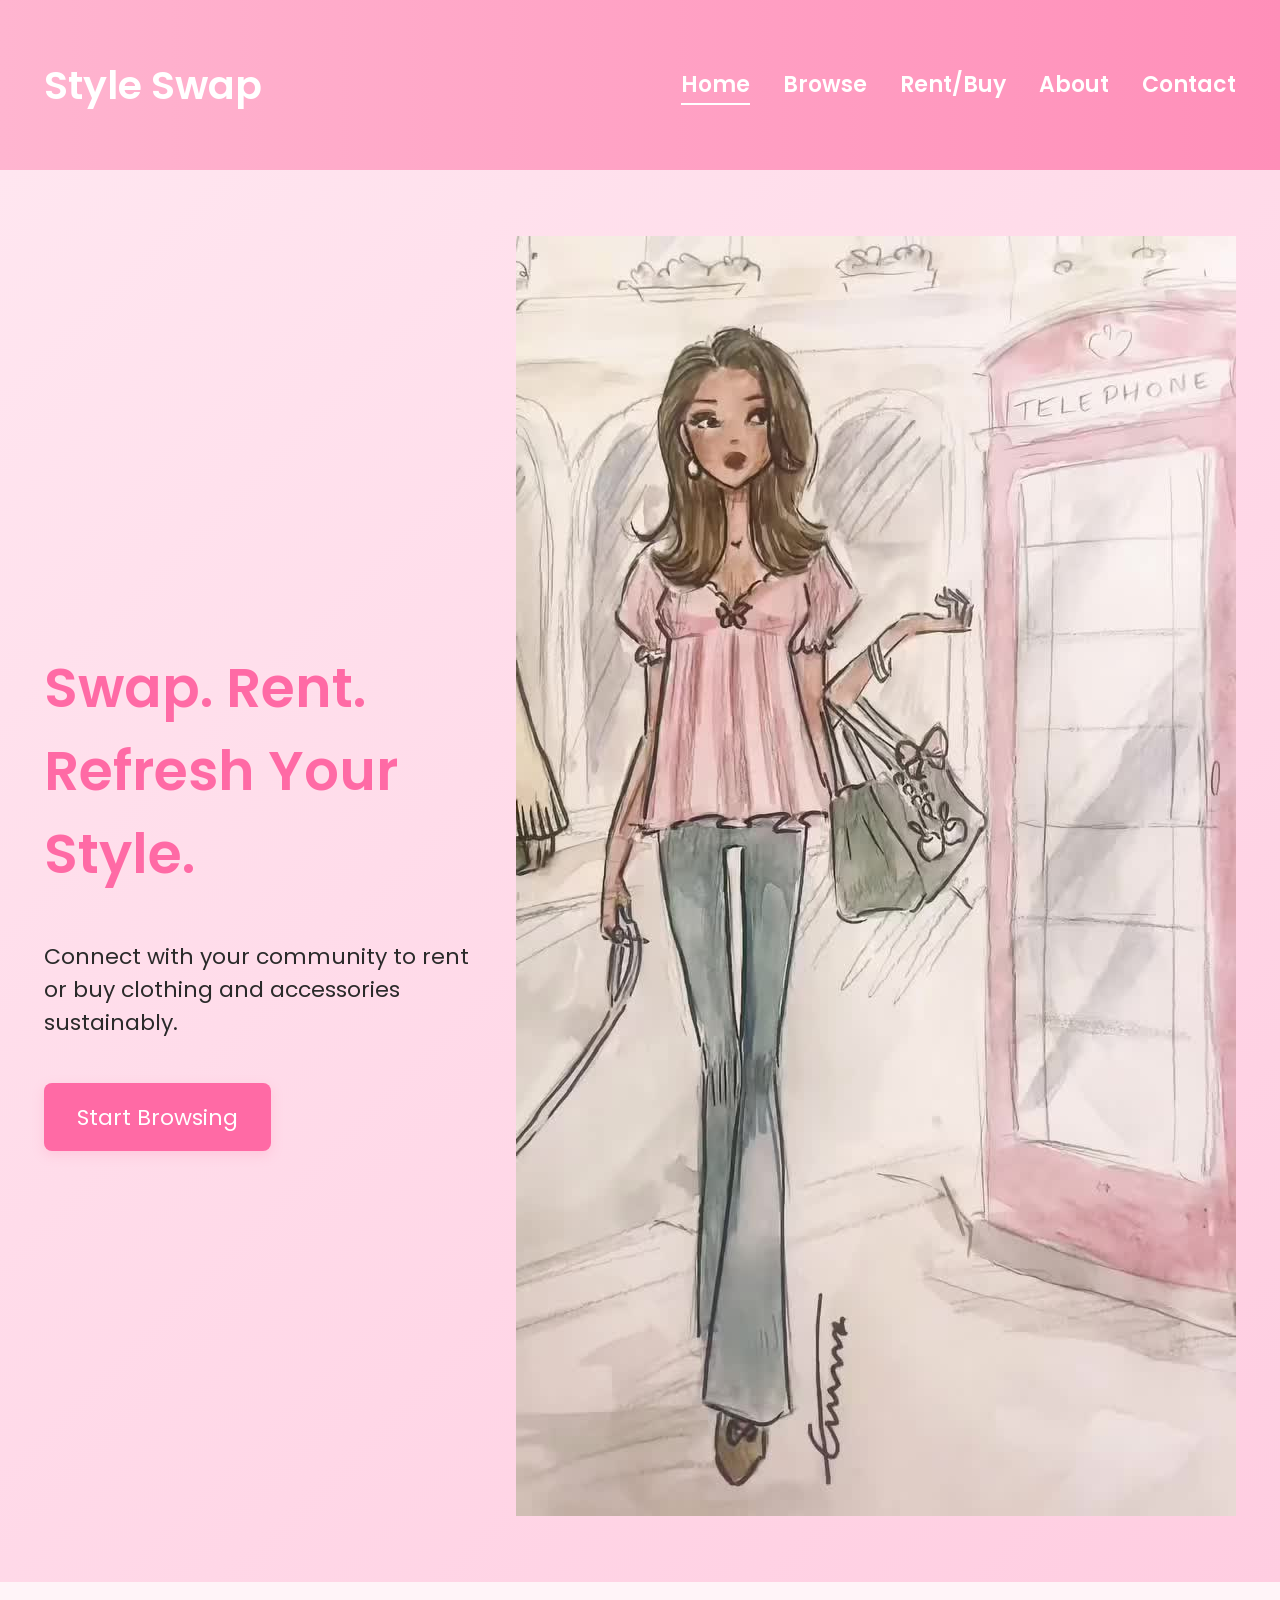
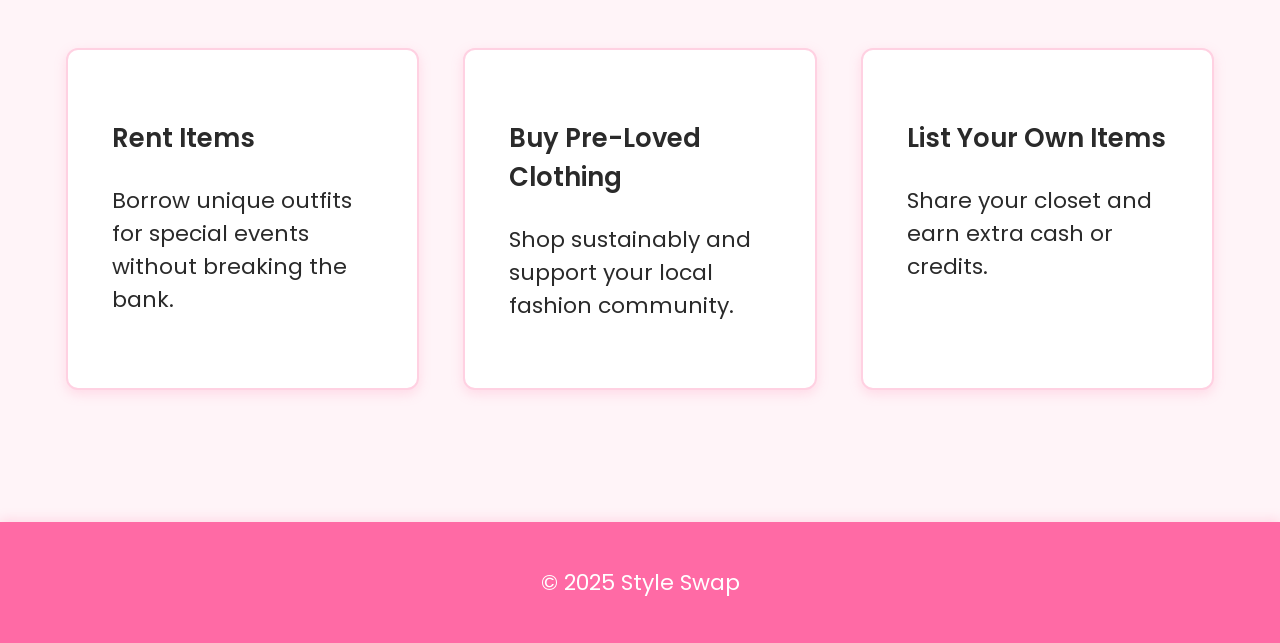
<file: index.html>
<!DOCTYPE html>
<html lang="en">
<head>
  <meta charset="UTF-8" />
  <meta name="viewport" content="width=device-width, initial-scale=1.0" />
  <title>Style Swap | Home</title>

  <link rel="stylesheet" href="styles.css" />
</head>

<body>
  <header>
    <nav class="navbar">
      <h1 class="logo">Style Swap</h1>
      <ul class="nav-links">
        <li><a href="index.html" class="active">Home</a></li>
        <li><a href="browse.html">Browse</a></li>
        <li><a href="rentbuy.html">Rent/Buy</a></li>
        <li><a href="about.html">About</a></li>
        <li><a href="contact.html">Contact</a></li>
      </ul>
    </nav>
  </header>

  <section class="hero">
    <div class="hero-content">
      <h2>Swap. Rent. Refresh Your Style.</h2>
      <p>Connect with your community to rent or buy clothing and accessories sustainably.</p>
      <a class="hero-btn" href="browse.html">Start Browsing</a>
    </div>
    <img src="images/telephone.jpg" class="small-img" alt="Fashion clothes" class="hero-img">
  </section>

  <section class="features-grid">
    <div class="feature">
      <h3>Rent Items</h3>
      <p>Borrow unique outfits for special events without breaking the bank.</p>
    </div>
    <div class="feature">
      <h3>Buy Pre-Loved Clothing</h3>
      <p>Shop sustainably and support your local fashion community.</p>
    </div>
    <div class="feature">
      <h3>List Your Own Items</h3>
      <p>Share your closet and earn extra cash or credits.</p>
    </div>
  </section>

  <footer>
    <p>© 2025 Style Swap</p>
  </footer>
</body>
</html>
</file>
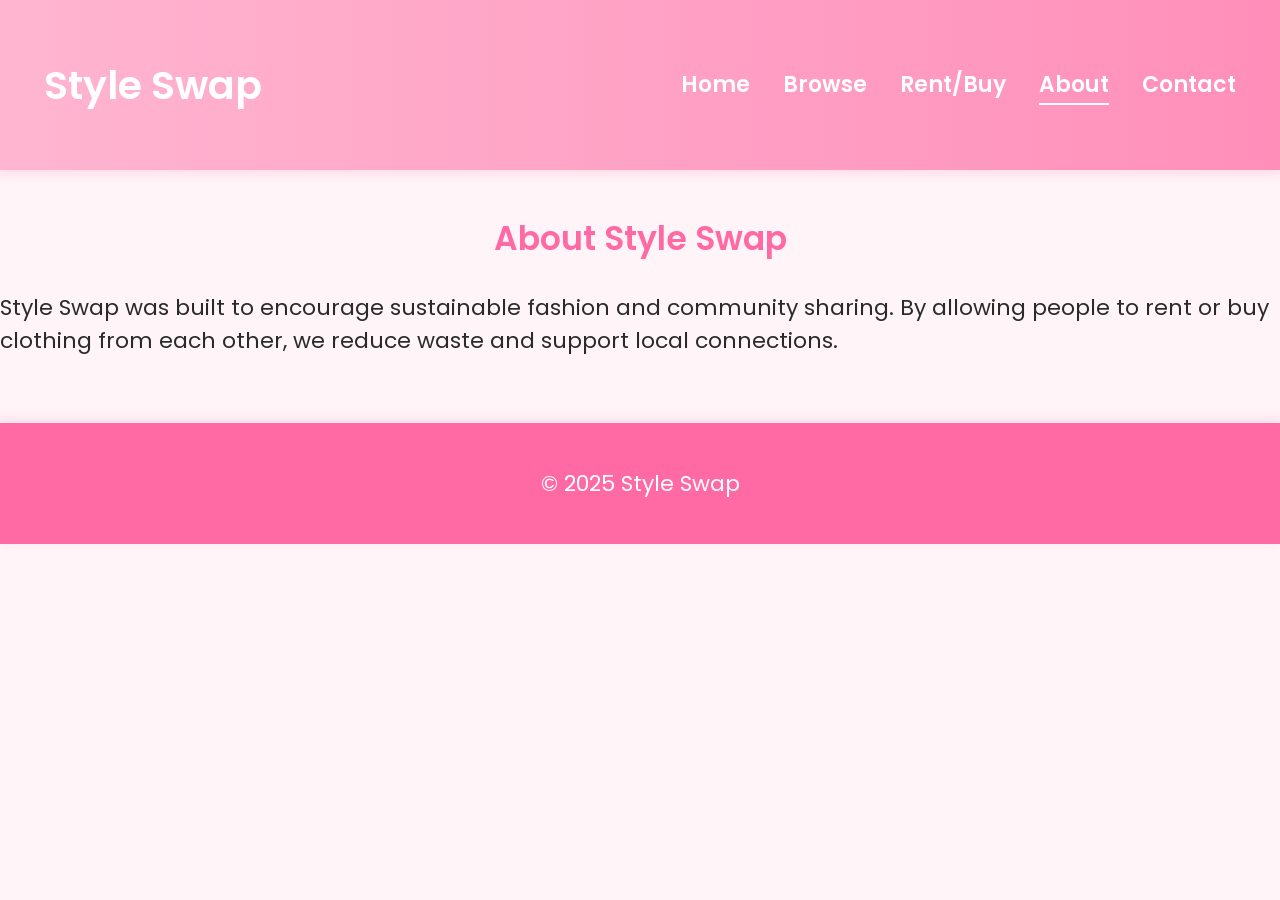
<file: about.html>
<!DOCTYPE html>
<html lang="en">
<head>
  <meta charset="UTF-8" />
  <meta name="viewport" content="width=device-width, initial-scale=1.0" />
  <title>Style Swap | About</title>
  <link rel="stylesheet" href="styles.css" />
</head>

<body>
<header>
  <nav class="navbar">
    <h1 class="logo">Style Swap</h1>
    <ul class="nav-links">
      <li><a href="index.html">Home</a></li>
      <li><a href="browse.html">Browse</a></li>
      <li><a href="rentbuy.html">Rent/Buy</a></li>
      <li><a href="about.html" class="active">About</a></li>
      <li><a href="contact.html">Contact</a></li>
    </ul>
  </nav>
</header>

<h2 class="page-title">About Style Swap</h2>

<section class="about-content">
  <p>Style Swap was built to encourage sustainable fashion and community sharing. By allowing people to rent or buy clothing from each other, we reduce waste and support local connections.</p>
</section>

<footer>
  <p>© 2025 Style Swap</p>
</footer>
</body>
</html>
</file>
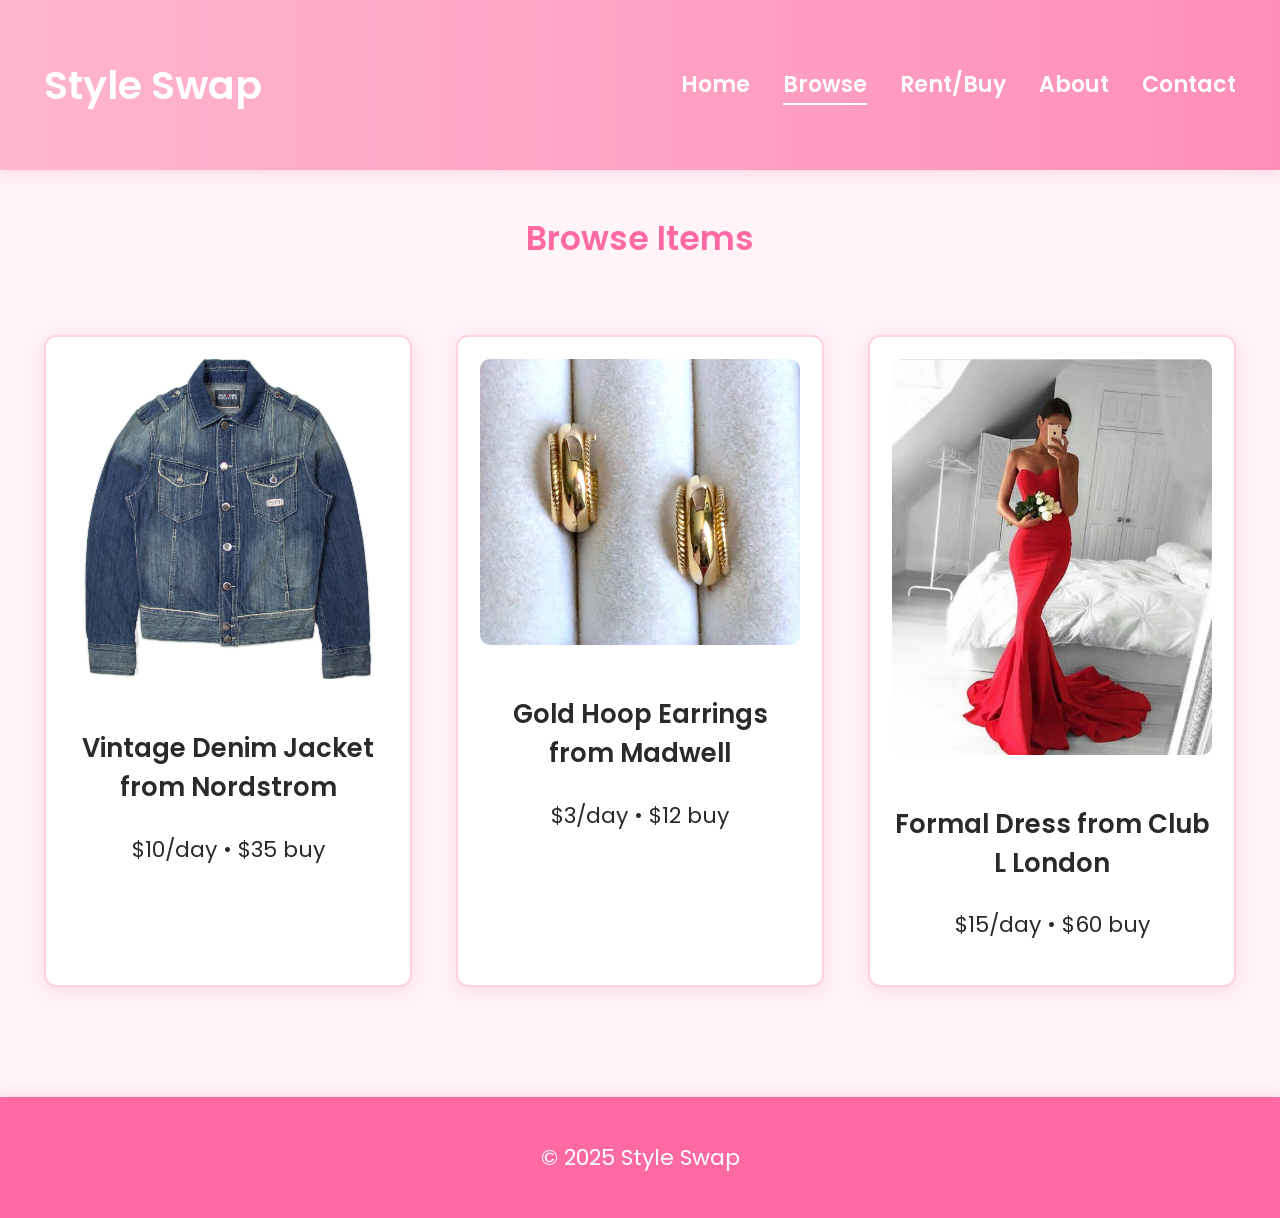
<file: browse.html>
<!DOCTYPE html>
<html lang="en">
<head>
  <meta charset="UTF-8" />
  <meta name="viewport" content="width=device-width, initial-scale=1.0" />
  <title>Style Swap | Browse</title>
  <link rel="stylesheet" href="styles.css" />
</head>

<body>
<header>
  <nav class="navbar">
    <h1 class="logo">Style Swap</h1>
    <ul class="nav-links">
      <li><a href="index.html">Home</a></li>
      <li><a href="browse.html" class="active">Browse</a></li>
      <li><a href="rentbuy.html">Rent/Buy</a></li>
      <li><a href="about.html">About</a></li>
      <li><a href="contact.html">Contact</a></li>
    </ul>
  </nav>
</header>

<h2 class="page-title">Browse Items</h2>

<section class="item-grid">
  <div class="item-card">
    <img src="images/dj.png" alt="Denim Jacket">
    <h3>Vintage Denim Jacket from Nordstrom</h3>
    <p>$10/day • $35 buy</p>
  </div>

  <div class="item-card">
    <img src="images/ge.jpg" alt="Earrings">
    <h3>Gold Hoop Earrings from Madwell</h3>
    <p>$3/day • $12 buy</p>
  </div>

  <div class="item-card">
    <img src="images/gown.jpg" alt="Dress">
    <h3>Formal Dress from Club L London</h3>
    <p>$15/day • $60 buy</p>
  </div>
</section>

<footer>
  <p>© 2025 Style Swap</p>
</footer>

</body>
</html>
</file>
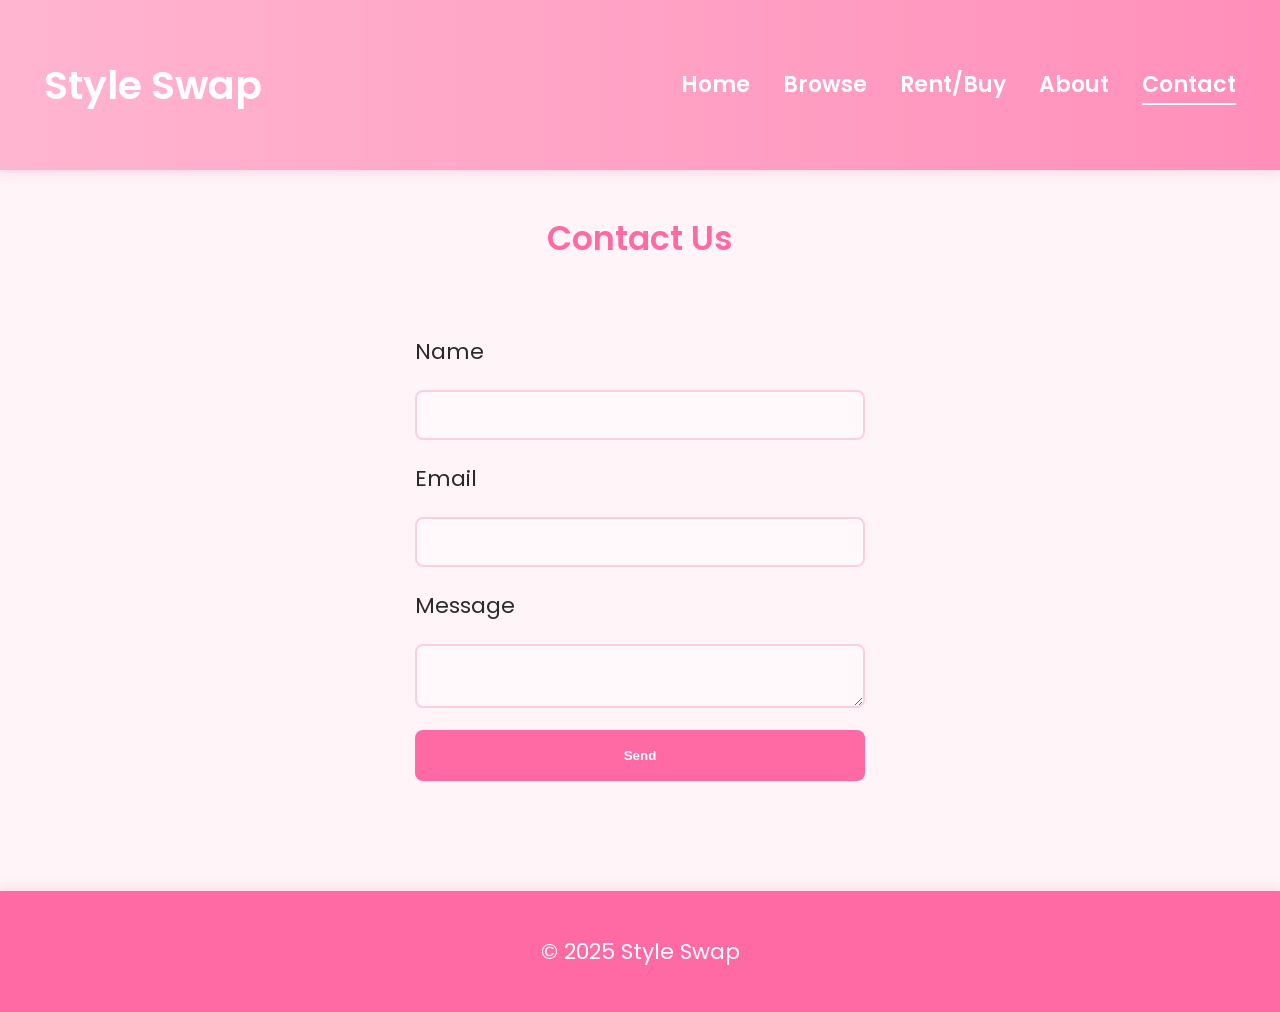
<file: contact.html>
<!DOCTYPE html>
<html lang="en">
<head>
  <meta charset="UTF-8" />
  <meta name="viewport" content="width=device-width, initial-scale=1.0" />
  <title>Style Swap | Contact</title>
  <link rel="stylesheet" href="styles.css" />
</head>

<body>
<header>
  <nav class="navbar">
    <h1 class="logo">Style Swap</h1>
    <ul class="nav-links">
      <li><a href="index.html">Home</a></li>
      <li><a href="browse.html">Browse</a></li>
      <li><a href="rentbuy.html">Rent/Buy</a></li>
      <li><a href="about.html">About</a></li>
      <li><a href="contact.html" class="active">Contact</a></li>
    </ul>
  </nav>
</header>

<h2 class="page-title">Contact Us</h2>

<section class="contact-form">
  <form>
    <label>Name</label>
    <input type="text" required>

    <label>Email</label>
    <input type="email" required>

    <label>Message</label>
    <textarea required></textarea>

    <button type="submit">Send</button>
  </form>
</section>

<footer>
  <p>© 2025 Style Swap</p>
</footer>
</body>
</html>
</file>
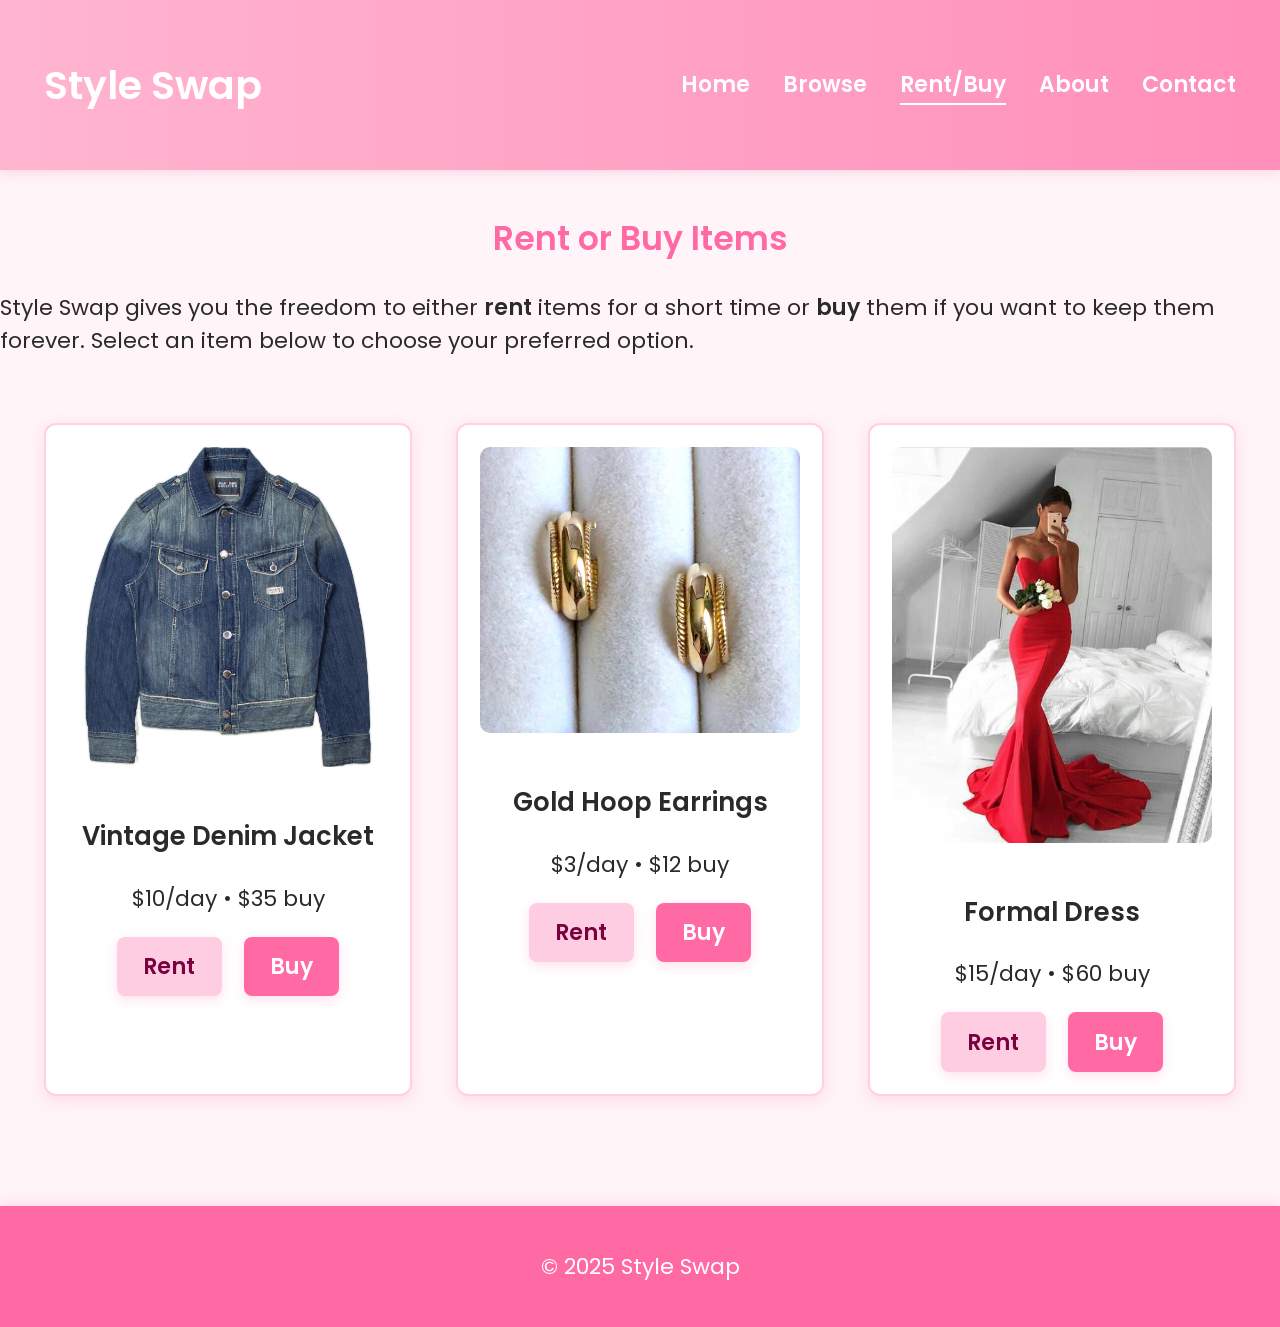
<file: rentbuy.html>
<!DOCTYPE html>
<html lang="en">
<head>
  <meta charset="UTF-8" />
  <meta name="viewport" content="width=device-width, initial-scale=1.0" />
  <title>Style Swap | Rent or Buy</title>
  <link rel="stylesheet" href="styles.css" />
</head>

<body>
<header>
  <nav class="navbar">
    <h1 class="logo">Style Swap</h1>
    <ul class="nav-links">
      <li><a href="index.html">Home</a></li>
      <li><a href="browse.html">Browse</a></li>
      <li><a href="rentbuy.html" class="active">Rent/Buy</a></li>
      <li><a href="about.html">About</a></li>
      <li><a href="contact.html">Contact</a></li>
    </ul>
  </nav>
</header>

<h2 class="page-title">Rent or Buy Items</h2>

<section class="rentbuy-info">
  <p>
    Style Swap gives you the freedom to either <strong>rent</strong> items for a short time 
    or <strong>buy</strong> them if you want to keep them forever.  
    Select an item below to choose your preferred option.
  </p>
</section>

<section class="item-grid">
  <div class="item-card">
    <img src="images/dj.png" alt="Denim Jacket">
    <h3>Vintage Denim Jacket</h3>
    <p>$10/day • $35 buy</p>
    <div class="rentbuy-buttons">
      <a class="rent-btn" href="#">Rent</a>
      <a class="buy-btn" href="#">Buy</a>
    </div>
  </div>

  <div class="item-card">
    <img src="images/ge.jpg" alt="Gold Earrings">
    <h3>Gold Hoop Earrings</h3>
    <p>$3/day • $12 buy</p>
    <div class="rentbuy-buttons">
      <a class="rent-btn" href="#">Rent</a>
      <a class="buy-btn" href="#">Buy</a>
    </div>
  </div>

  <div class="item-card">
    <img src="images/gown.jpg" alt="Formal Dress">
    <h3>Formal Dress</h3>
    <p>$15/day • $60 buy</p>
    <div class="rentbuy-buttons">
      <a class="rent-btn" href="#">Rent</a>
      <a class="buy-btn" href="#">Buy</a>
    </div>
  </div>
</section>

<footer>
  <p>© 2025 Style Swap</p>
</footer>
</body>
</html>
</file>
<file: styles.css>
/* ------------------------------------------------------------ */
/*  GOOGLE FONT                                         */
/* ------------------------------------------------------------ */
/* poppins-regular - latin */
@font-face {
  font-display: swap; /* Check https://developer.mozilla.org/en-US/docs/Web/CSS/@font-face/font-display for other options. */
  font-family: 'Poppins';
  font-style: normal;
  font-weight: 400;
  src: url('/fonts/poppins-v24-latin-regular.woff2') format('woff2'); /* Chrome 36+, Opera 23+, Firefox 39+, Safari 12+, iOS 10+ */
}
/* poppins-600 - latin */
@font-face {
  font-display: swap; /* Check https://developer.mozilla.org/en-US/docs/Web/CSS/@font-face/font-display for other options. */
  font-family: 'Poppins';
  font-style: normal;
  font-weight: 600;
  src: url('/fonts/poppins-v24-latin-600.woff2') format('woff2'); /* Chrome 36+, Opera 23+, Firefox 39+, Safari 12+, iOS 10+ */
}
body {
  font-family: "Poppins", sans-serif;
}
body {
  font-family: "Poppins", sans-serif;
  margin: 0;
  background: #fff4f8;
  color: #2a2a2a;
}

h3 {
  font: Georgia
}

/* ------------------------------------------------------------ */
/*  FLUID TYPE SCALE                                             */
/* ------------------------------------------------------------ */
html {
  font-size: clamp(16px, 1vw + 1rem, 22px);
}

/* ------------------------------------------------------------ */
/*  AESTHETIC COLOR PALETTE ❤️                                   */
/* ------------------------------------------------------------ */
/*
Soft Pink Palette:
#ffe6f0  (very soft pink)
#ffcde1  (baby pink)
#ffb5d0  (light rose)
#ff8fb9  (medium pink)
#ff6aa5  (brand pink)
#ff3d8f  (hot pink accent)
*/

:root {
  --soft-pink: #ffe6f0;
  --pink-light: #ffcde1;
  --pink-med: #ff8fb9;
  --pink-brand: #ff6aa5;
  --pink-accent: #ff3d8f;
  --shadow-soft: rgba(255, 140, 180, 0.25);
}

/* ------------------------------------------------------------ */
/*  NAVIGATION                                                   */
/* ------------------------------------------------------------ */
.navbar {
  display: flex;
  justify-content: space-between;
  align-items: center;
  padding: 1rem 2rem;
  background: linear-gradient(90deg, #ffb5d0, #ff8fb9);
  color: white;
  box-shadow: 0 4px 10px var(--shadow-soft);
}

.nav-links {
  display: flex;
  gap: 1.5rem;
  list-style: none;
}

.nav-links a {
  color: white;
  text-decoration: none;
  font-weight: 600;
  padding-bottom: 3px;
}

.nav-links a:hover,
.nav-links a.active {
  border-bottom: 2px solid white;
}

.logo {
  font-size: 1.8rem;
}

/* ------------------------------------------------------------ */
/*  HERO SECTION                                                 */
/* ------------------------------------------------------------ */
.hero {
  display: flex;
  align-items: center;
  padding: 3rem 2rem;
  gap: 2rem;
  background: linear-gradient(135deg, #ffe6f0, #ffcde1);
}

.hero-content h2 {
  font-size: 2.5rem;
  color: var(--pink-brand);
}

.hero-btn {
  background: var(--pink-brand);
  color: white;
  padding: 0.8rem 1.5rem;
  display: inline-block;
  margin-top: 1rem;
  text-decoration: none;
  border-radius: 8px;
  box-shadow: 0 4px 12px var(--shadow-soft);
  transition: 0.3s;
}

.hero-btn:hover {
  background: var(--pink-accent);
  transform: translateY(-3px);
}

.hero-img {
  width: 45%;
  border-radius: 12px;
  box-shadow: 0 4px 15px var(--shadow-soft);
}

/* ------------------------------------------------------------ */
/*  FEATURES GRID                                                */
/* ------------------------------------------------------------ */
.features-grid {
  display: grid;
  gap: 2rem;
  grid-template-columns: repeat(auto-fit, minmax(250px, 1fr));
  padding: 3rem;
}

.feature {
  background: white;
  padding: 2rem;
  border-radius: 12px;
  box-shadow: 0 4px 12px var(--shadow-soft);
  border: 2px solid #ffd1e2;
  transition: 0.3s;
}

.feature:hover {
  transform: translateY(-5px);
}

/* ------------------------------------------------------------ */
/*  BROWSE + RENT/BUY ITEM GRID                                  */
/* ------------------------------------------------------------ */
.item-grid {
  display: grid;
  grid-template-columns: repeat(auto-fit, minmax(240px, 1fr));
  gap: 2rem;
  padding: 2rem;
}

.item-card {
  background: white;
  padding: 1rem;
  border-radius: 12px;
  text-align: center;
  box-shadow: 0 4px 15px var(--shadow-soft);
  border: 2px solid #ffd1e2;
  transition: 0.3s;
}

.item-card:hover {
  transform: translateY(-5px);
}

.item-card img {
  width: 100%;
  border-radius: 10px;
  margin-bottom: 0.7rem;
}

/* Rent/Buy buttons */
.rentbuy-buttons {
  display: flex;
  justify-content: center;
  gap: 1rem;
  margin-top: 1rem;
}

.rent-btn,
.buy-btn {
  padding: 0.6rem 1.2rem;
  border-radius: 8px;
  text-decoration: none;
  color: white;
  font-weight: 600;
  box-shadow: 0 4px 12px var(--shadow-soft);
  transition: 0.3s;
}

.rent-btn {
  background: var(--pink-light);
  color: #7a0040;
}

.buy-btn {
  background: var(--pink-brand);
}

.buy-btn:hover,
.rent-btn:hover {
  transform: translateY(-3px);
  opacity: 0.9;
}

/* ------------------------------------------------------------ */
/*  CONTACT FORM                                                 */
/* ------------------------------------------------------------ */
form {
  display: flex;
  flex-direction: column;
  gap: 1rem;
  padding: 2rem;
  max-width: 450px;
  margin: auto;
}

input,
textarea {
  padding: 0.7rem;
  border-radius: 8px;
  border: 2px solid #ffcde1;
  background: #fff9fc;
}

button {
  padding: 0.8rem;
  border: none;
  background: var(--pink-brand);
  color: white;
  cursor: pointer;
  border-radius: 8px;
  font-weight: 600;
  transition: 0.3s;
}

button:hover {
  background: var(--pink-accent);
  transform: translateY(-3px);
}

/* ------------------------------------------------------------ */
/*  PAGE TITLES + FOOTER                                         */
/* ------------------------------------------------------------ */
.page-title {
  text-align: center;
  margin-top: 2rem;
  color: var(--pink-brand);
}

footer {
  background: var(--pink-brand);
  color: white;
  text-align: center;
  padding: 1rem;
  margin-top: 3rem;
  box-shadow: 0 -3px 10px var(--shadow-soft);
}
</file>
